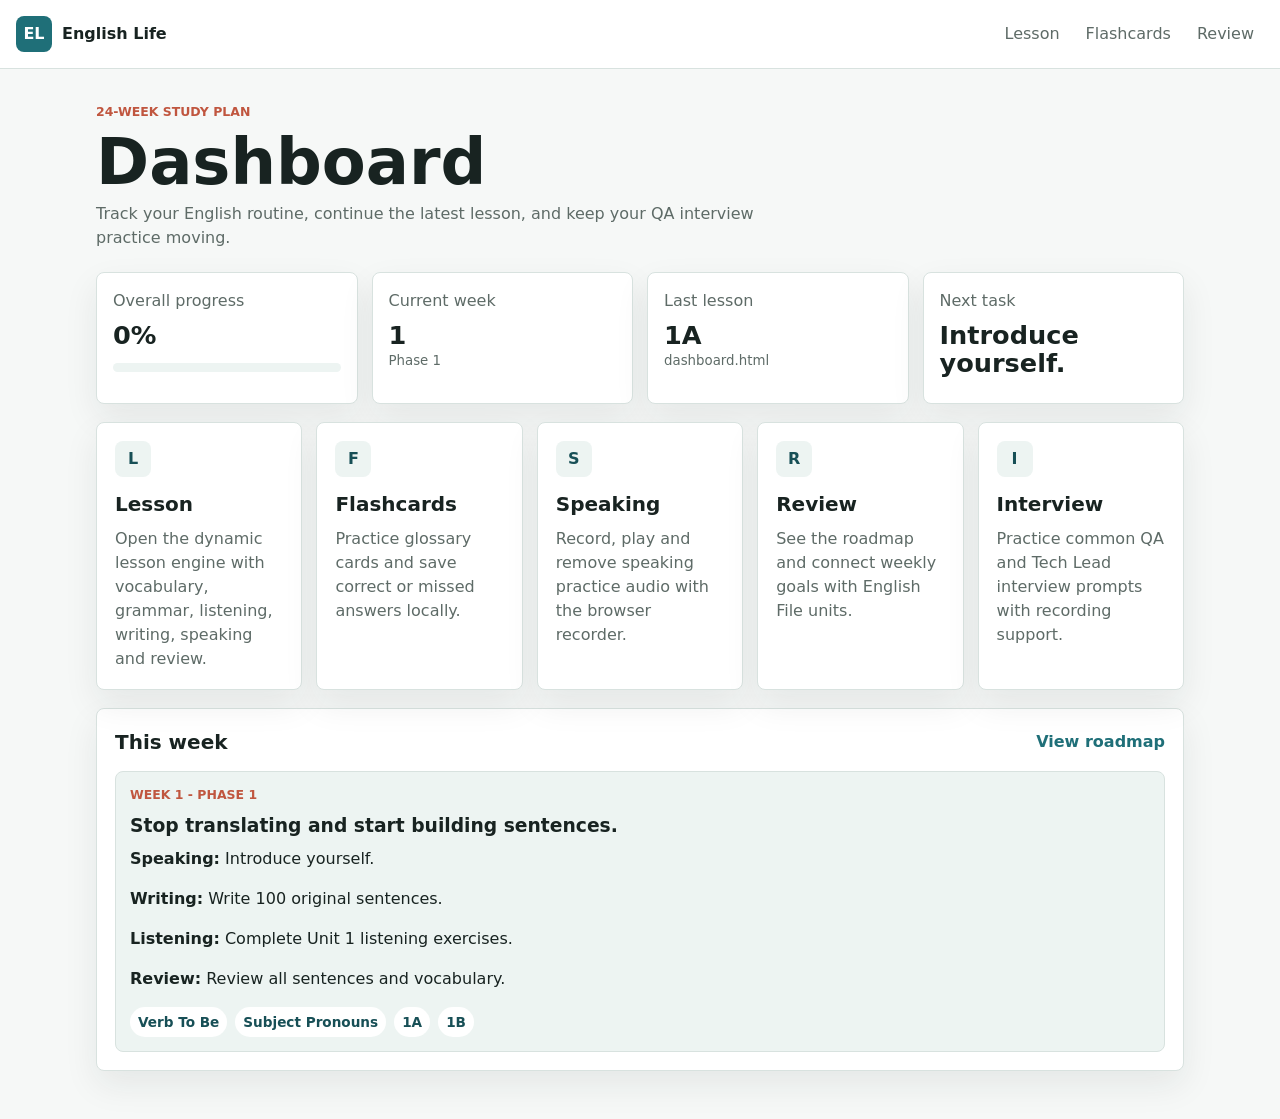
<file: index.html>
<!doctype html>
<html lang="pt-BR">
  <head>
    <meta charset="utf-8">
    <meta name="viewport" content="width=device-width, initial-scale=1">
    <meta http-equiv="refresh" content="0; url=dashboard.html">
    <title>English Life</title>
    <link rel="canonical" href="dashboard.html">
  </head>
  <body>
    <main>
      <p>Redirecting to <a href="dashboard.html">dashboard</a>...</p>
    </main>
  </body>
</html>
</file>
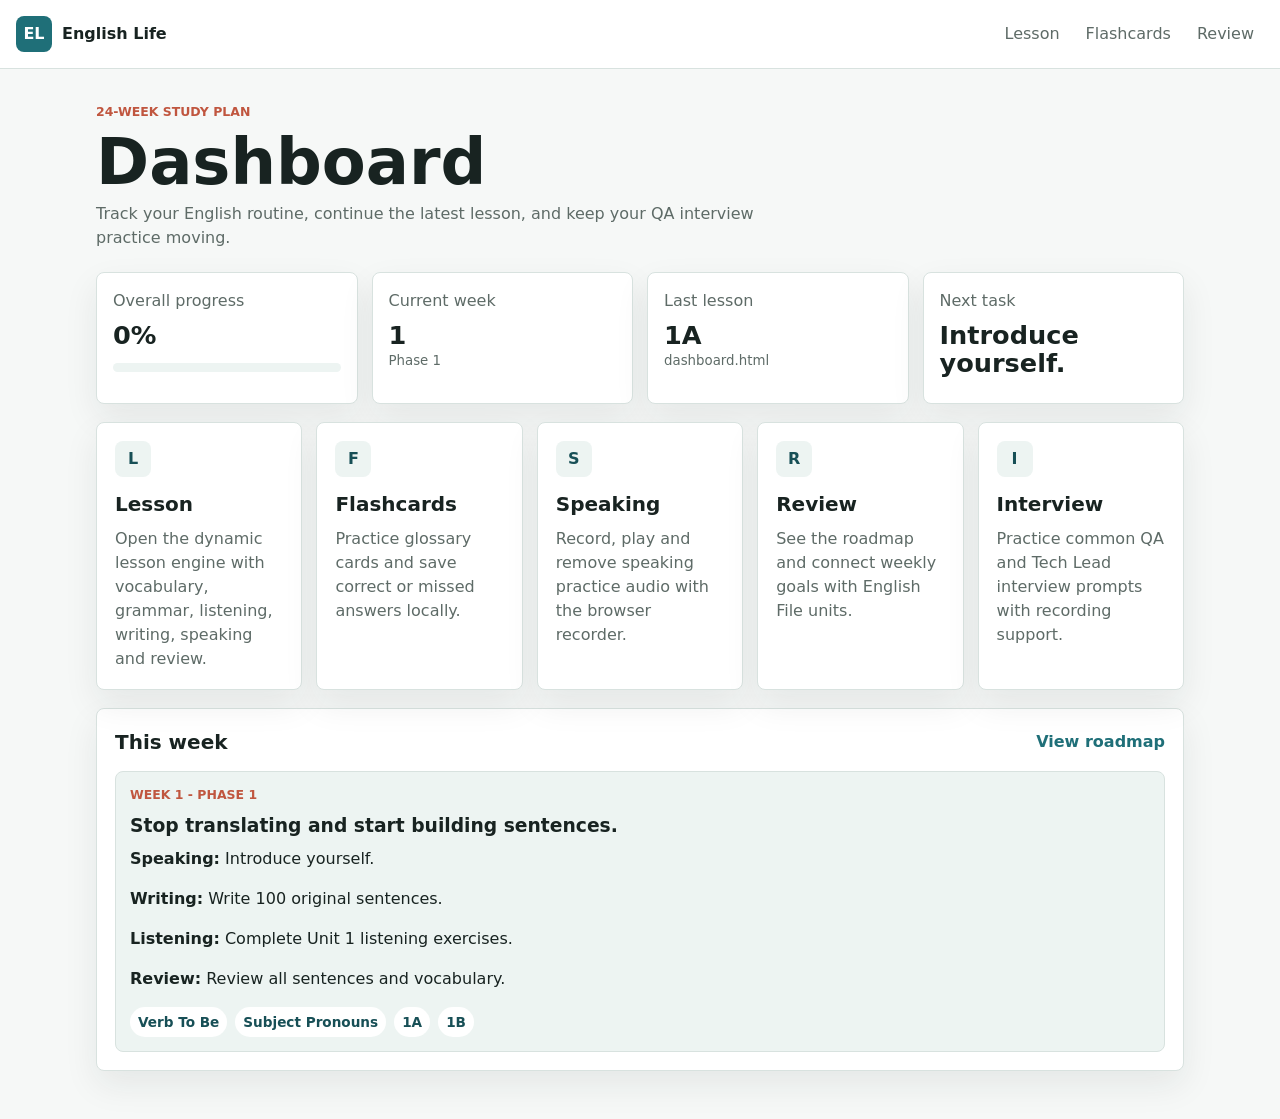
<file: dashboard.html>
<!doctype html>
<html lang="pt-BR">
  <head>
    <meta charset="utf-8">
    <meta name="viewport" content="width=device-width, initial-scale=1">
    <meta name="theme-color" content="#1f6f78">
    <title>Dashboard | English Life</title>
    <link rel="manifest" href="manifest.json">
    <link rel="stylesheet" href="css/styles.css">
  </head>
  <body data-page="dashboard">
    <header class="app-header">
      <a class="brand" href="dashboard.html" aria-label="English Life home">
        <span class="brand-mark">EL</span>
        <span>English Life</span>
      </a>
      <nav class="top-nav" aria-label="Main navigation">
        <a href="lesson.html?id=1A">Lesson</a>
        <a href="flashcards.html">Flashcards</a>
        <a href="review.html">Review</a>
      </nav>
    </header>

    <main class="shell">
      <section class="page-title">
        <p class="eyebrow">24-week study plan</p>
        <h1>Dashboard</h1>
        <p>Track your English routine, continue the latest lesson, and keep your QA interview practice moving.</p>
      </section>

      <section class="stats-grid" aria-label="Progress overview">
        <article class="stat-card">
          <span>Overall progress</span>
          <strong id="overall-progress">0%</strong>
          <div class="meter" aria-hidden="true"><span id="overall-progress-bar"></span></div>
        </article>
        <article class="stat-card">
          <span>Current week</span>
          <strong id="current-week">1</strong>
          <small id="current-week-phase">Phase 1</small>
        </article>
        <article class="stat-card">
          <span>Last lesson</span>
          <strong id="last-lesson">1A</strong>
          <small id="last-page">dashboard.html</small>
        </article>
        <article class="stat-card">
          <span>Next task</span>
          <strong id="next-task">Loading...</strong>
        </article>
      </section>

      <section class="action-grid" aria-label="Study modules">
        <a class="module-card" href="lesson.html?id=1A">
          <span class="module-icon">L</span>
          <h2>Lesson</h2>
          <p>Open the dynamic lesson engine with vocabulary, grammar, listening, writing, speaking and review.</p>
        </a>
        <a class="module-card" href="flashcards.html">
          <span class="module-icon">F</span>
          <h2>Flashcards</h2>
          <p>Practice glossary cards and save correct or missed answers locally.</p>
        </a>
        <a class="module-card" href="speaking.html">
          <span class="module-icon">S</span>
          <h2>Speaking</h2>
          <p>Record, play and remove speaking practice audio with the browser recorder.</p>
        </a>
        <a class="module-card" href="review.html">
          <span class="module-icon">R</span>
          <h2>Review</h2>
          <p>See the roadmap and connect weekly goals with English File units.</p>
        </a>
        <a class="module-card" href="interview.html">
          <span class="module-icon">I</span>
          <h2>Interview</h2>
          <p>Practice common QA and Tech Lead interview prompts with recording support.</p>
        </a>
      </section>

      <section class="panel">
        <div class="section-heading">
          <h2>This week</h2>
          <a href="review.html">View roadmap</a>
        </div>
        <div id="week-summary" class="roadmap-list"></div>
      </section>
    </main>

    <script src="js/config.js"></script>
    <script src="js/storage-service.js"></script>
    <script src="js/progress-service.js"></script>
    <script src="js/roadmap-engine.js"></script>
    <script src="js/app.js"></script>
  </body>
</html>
</file>
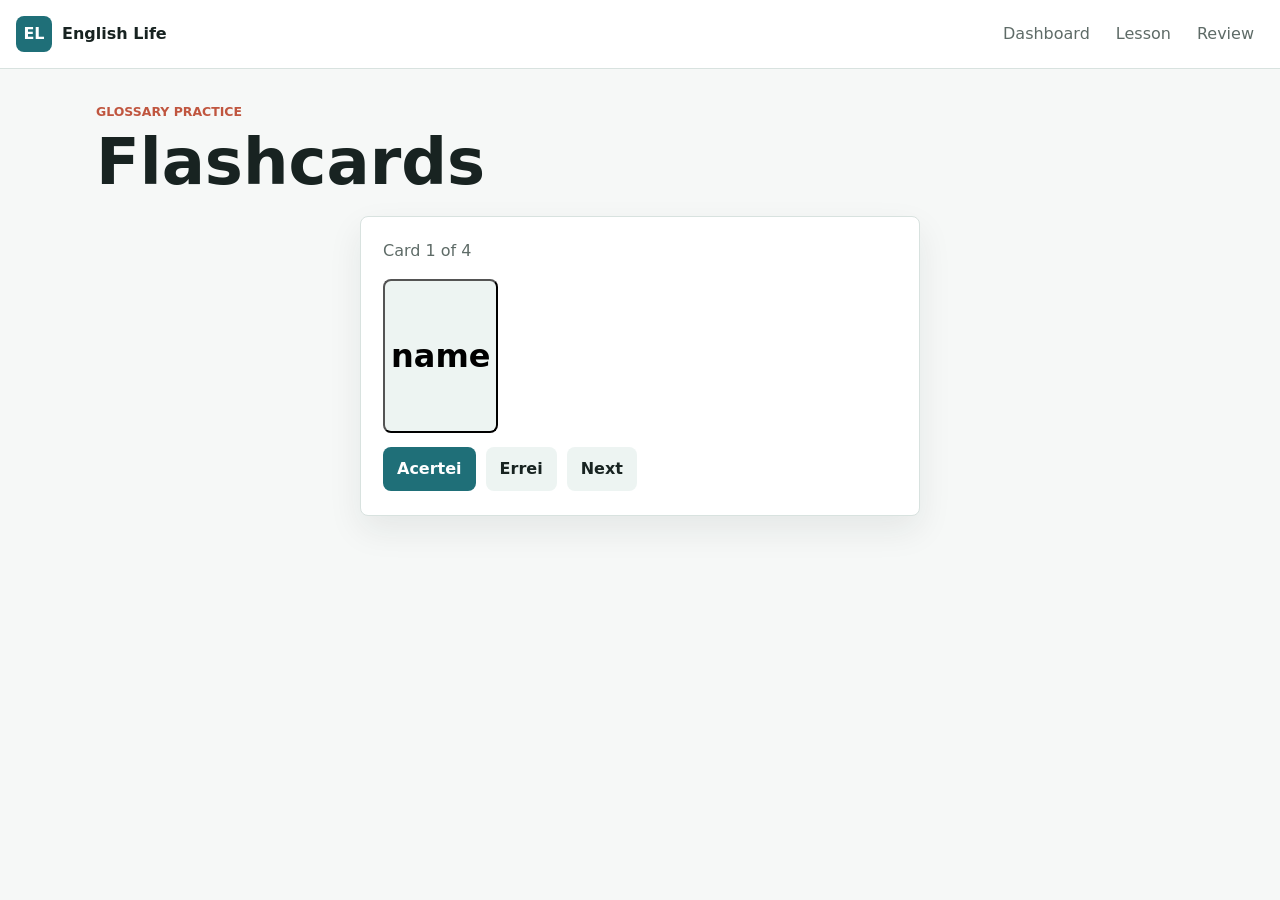
<file: flashcards.html>
<!doctype html>
<html lang="pt-BR">
  <head>
    <meta charset="utf-8">
    <meta name="viewport" content="width=device-width, initial-scale=1">
    <meta name="theme-color" content="#1f6f78">
    <title>Flashcards | English Life</title>
    <link rel="manifest" href="manifest.json">
    <link rel="stylesheet" href="css/styles.css">
  </head>
  <body data-page="flashcards">
    <header class="app-header">
      <a class="brand" href="dashboard.html"><span class="brand-mark">EL</span><span>English Life</span></a>
      <nav class="top-nav" aria-label="Main navigation">
        <a href="dashboard.html">Dashboard</a>
        <a href="lesson.html?id=1A">Lesson</a>
        <a href="review.html">Review</a>
      </nav>
    </header>

    <main class="shell">
      <section class="page-title">
        <p class="eyebrow">Glossary practice</p>
        <h1>Flashcards</h1>
      </section>
      <section id="flashcard-root" class="flashcard-stage" aria-live="polite"></section>
    </main>

    <script src="js/config.js"></script>
    <script src="js/storage-service.js"></script>
    <script src="js/progress-service.js"></script>
    <script src="js/flashcard-engine.js"></script>
    <script src="js/app.js"></script>
  </body>
</html>
</file>
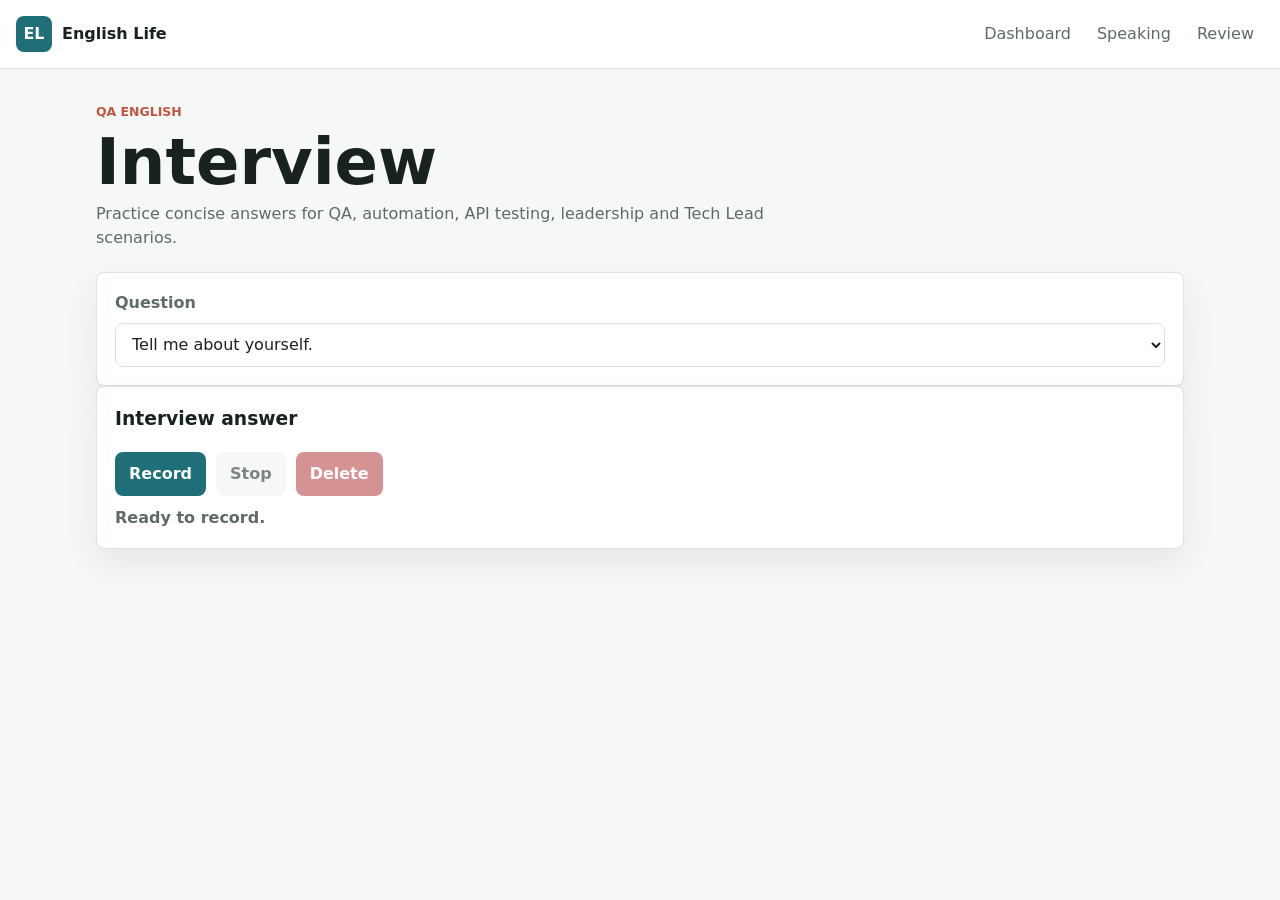
<file: interview.html>
<!doctype html>
<html lang="pt-BR">
  <head>
    <meta charset="utf-8">
    <meta name="viewport" content="width=device-width, initial-scale=1">
    <meta name="theme-color" content="#1f6f78">
    <title>Interview | English Life</title>
    <link rel="manifest" href="manifest.json">
    <link rel="stylesheet" href="css/styles.css">
  </head>
  <body data-page="interview">
    <header class="app-header">
      <a class="brand" href="dashboard.html"><span class="brand-mark">EL</span><span>English Life</span></a>
      <nav class="top-nav" aria-label="Main navigation">
        <a href="dashboard.html">Dashboard</a>
        <a href="speaking.html">Speaking</a>
        <a href="review.html">Review</a>
      </nav>
    </header>

    <main class="shell">
      <section class="page-title">
        <p class="eyebrow">QA English</p>
        <h1>Interview</h1>
        <p>Practice concise answers for QA, automation, API testing, leadership and Tech Lead scenarios.</p>
      </section>

      <section class="panel">
        <label class="field-label" for="interview-question">Question</label>
        <select id="interview-question" class="input"></select>
      </section>

      <section class="panel">
        <div data-recorder data-recorder-key="interview-answer" data-recorder-label="Interview answer"></div>
      </section>
    </main>

    <script src="js/config.js"></script>
    <script src="js/storage-service.js"></script>
    <script src="js/progress-service.js"></script>
    <script src="js/speaking-recorder.js"></script>
    <script src="js/app.js"></script>
  </body>
</html>
</file>
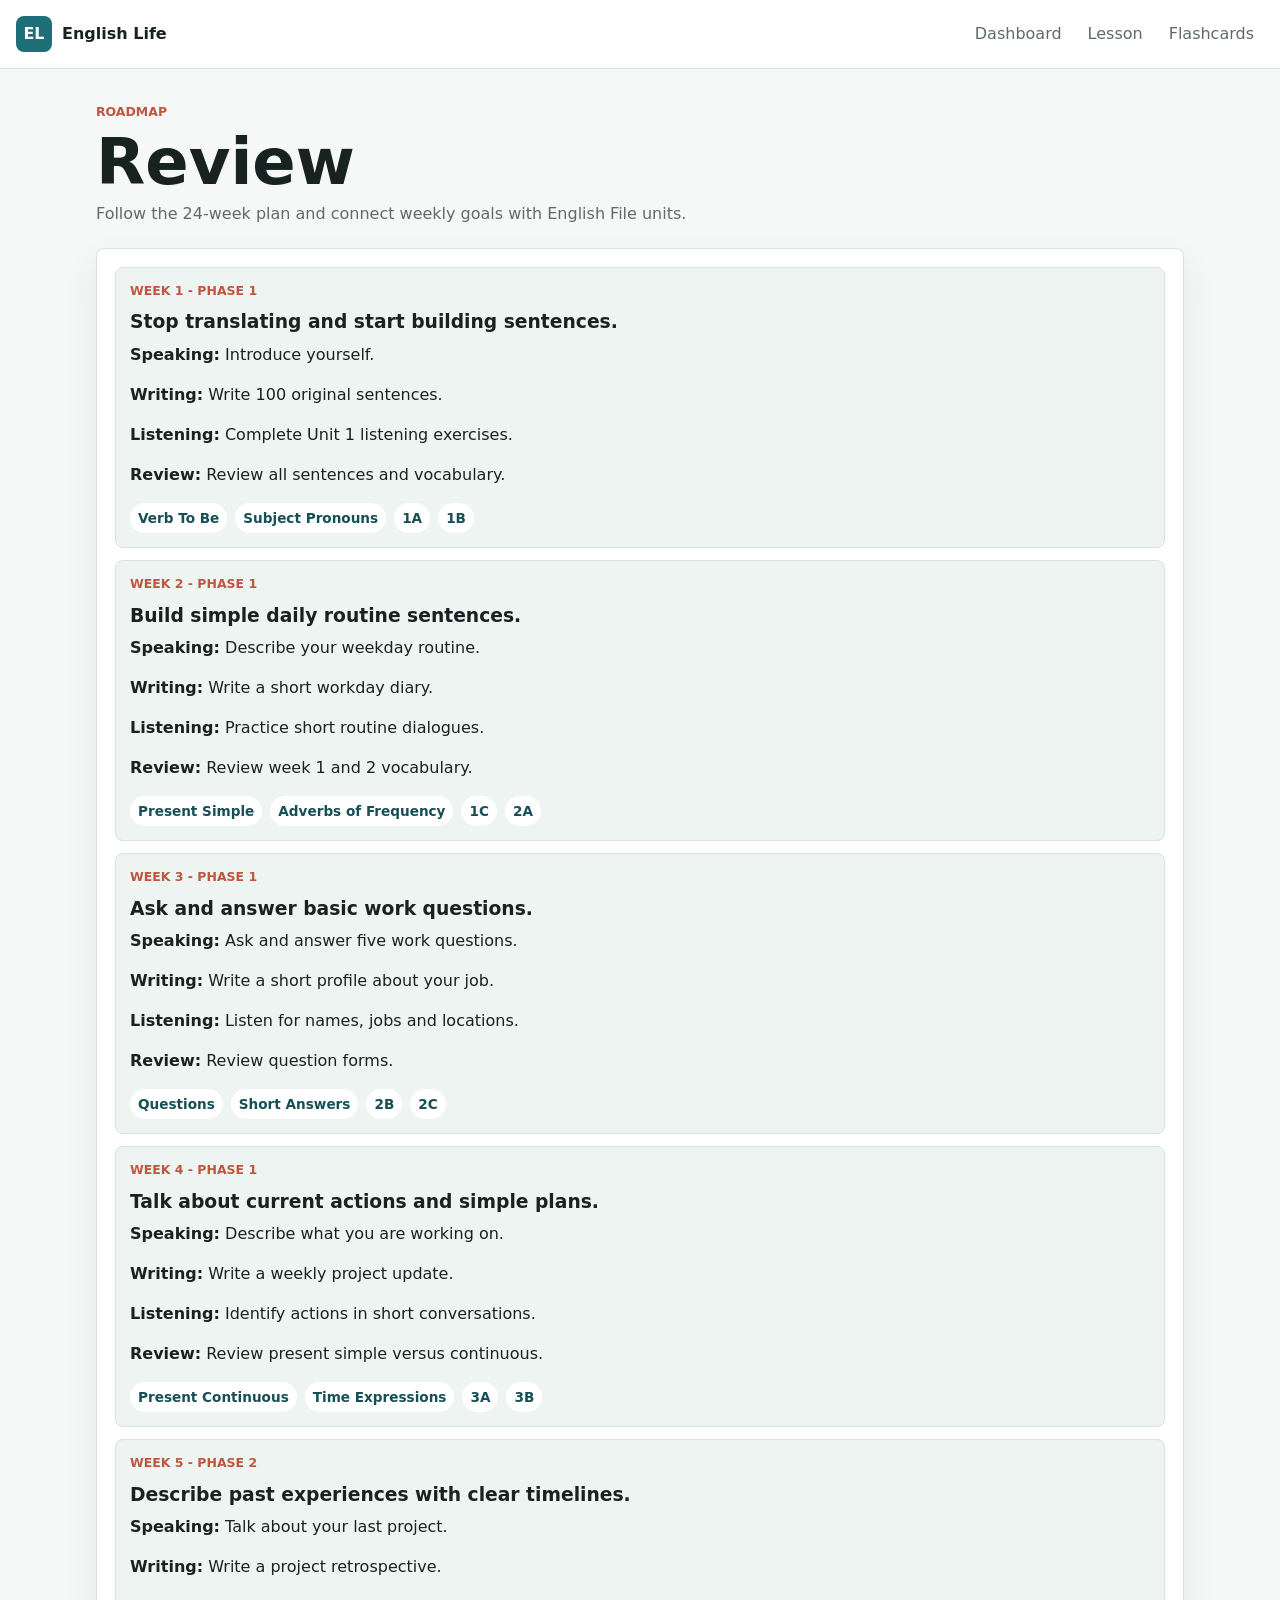
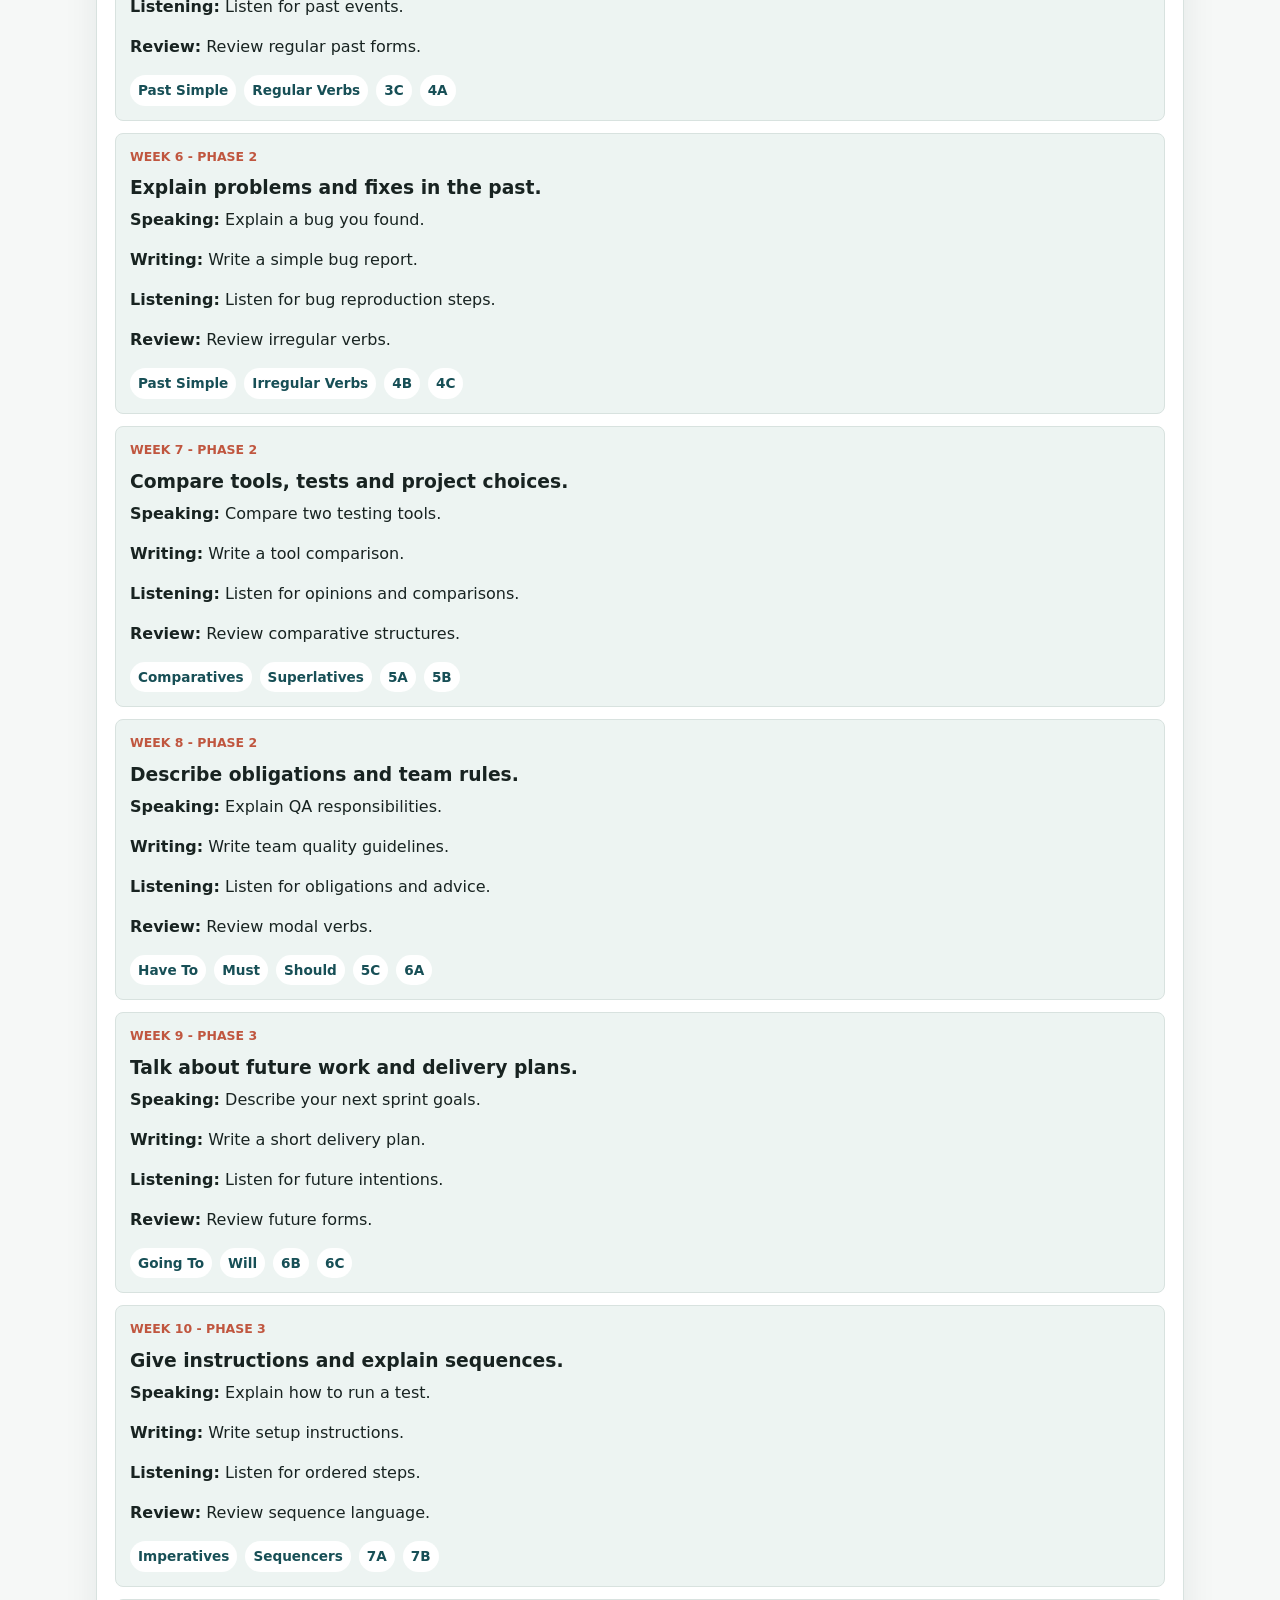
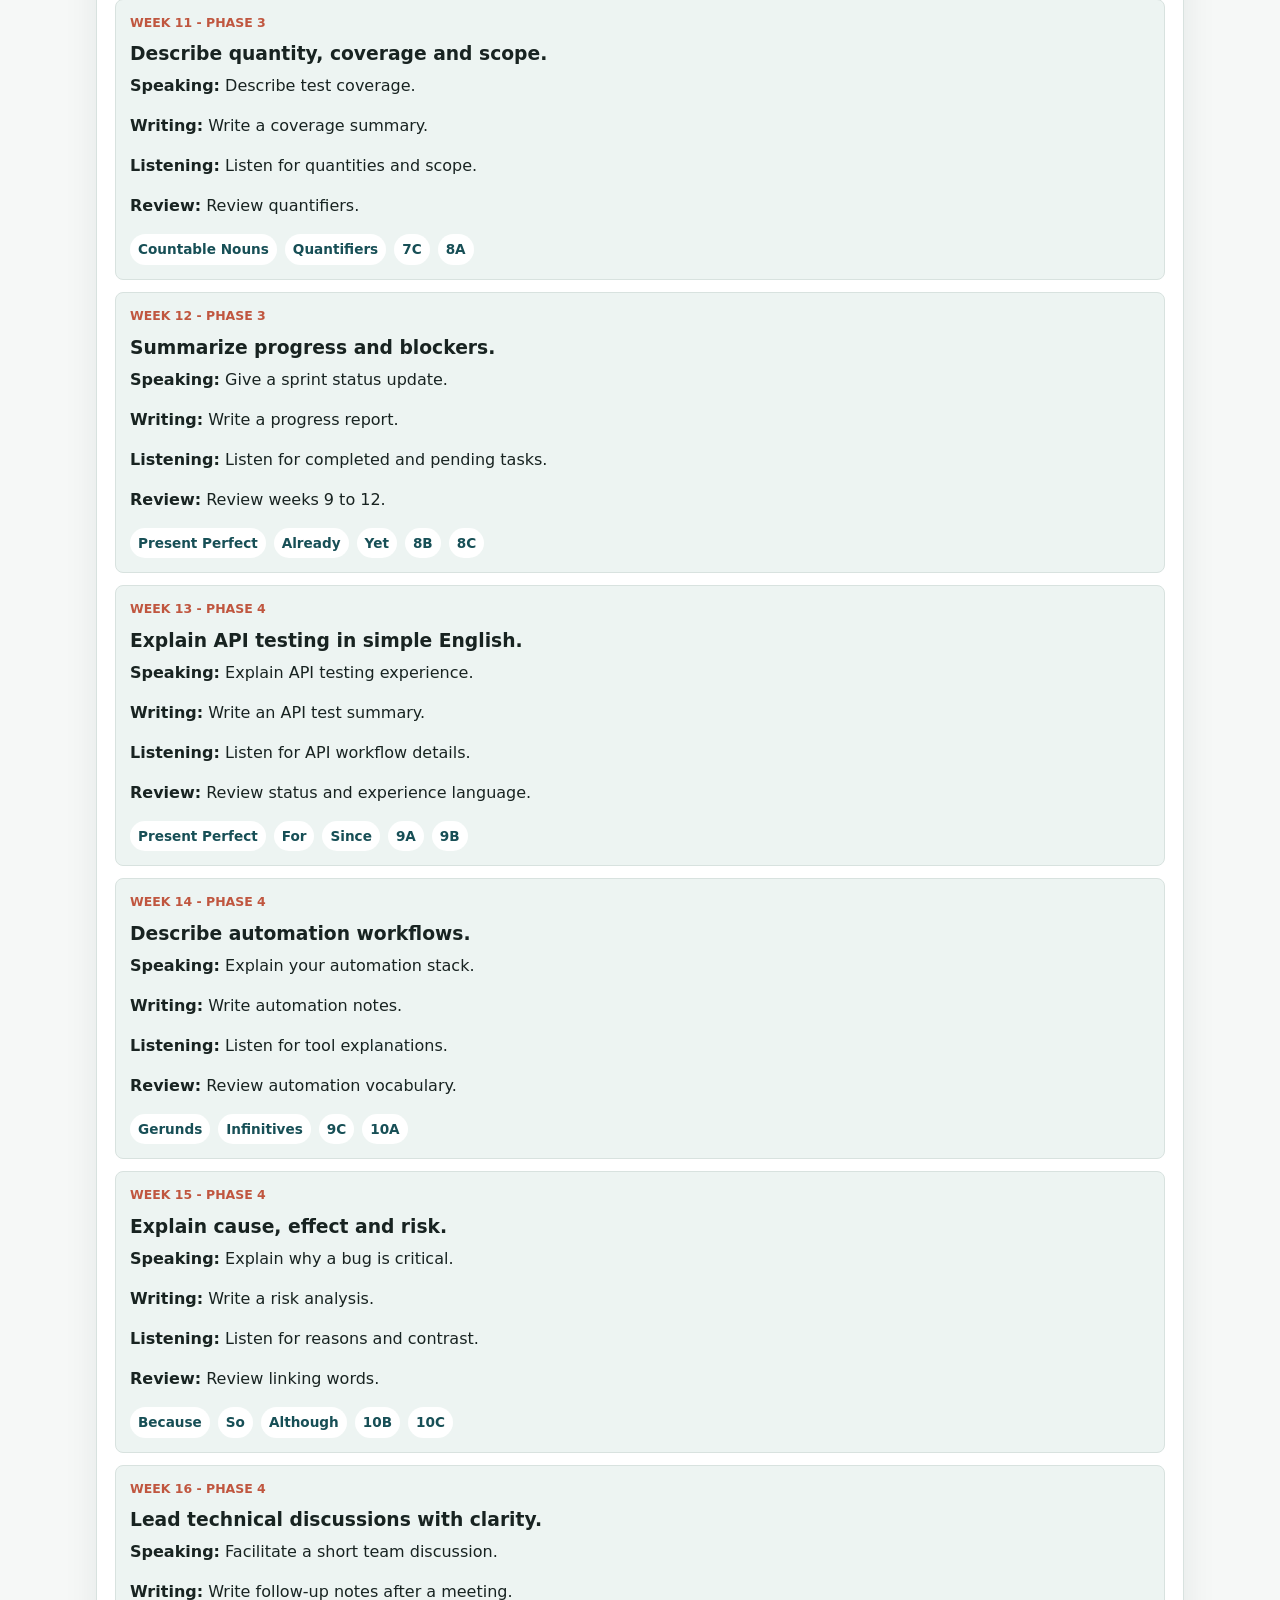
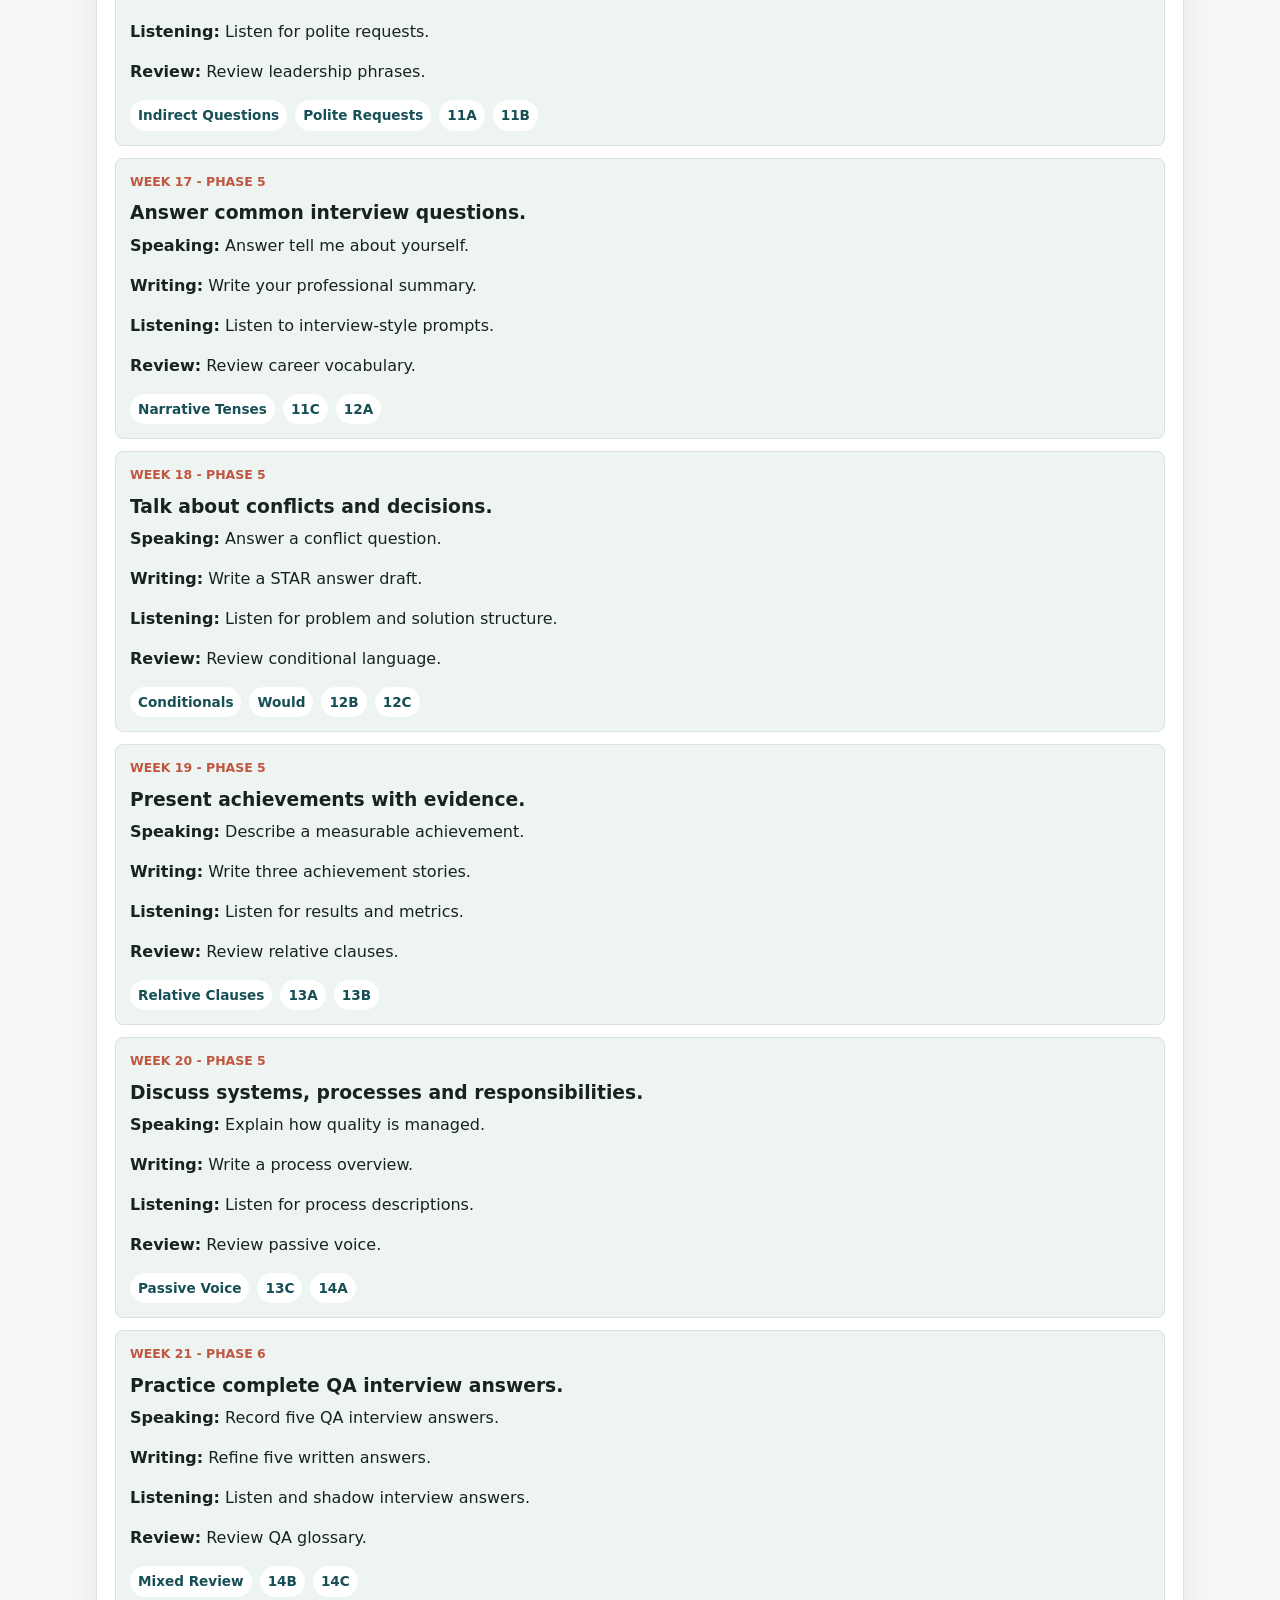
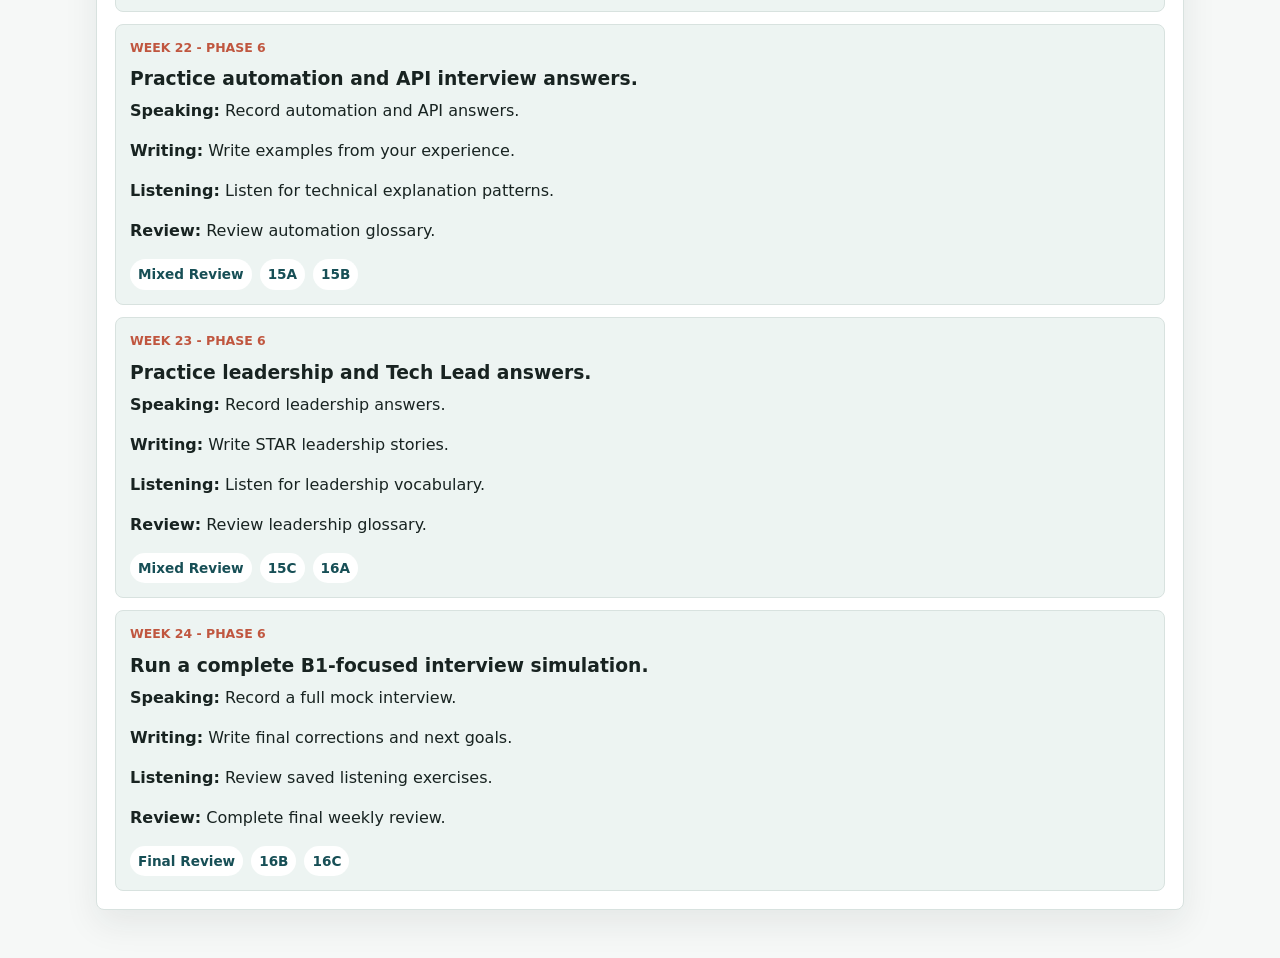
<file: review.html>
<!doctype html>
<html lang="pt-BR">
  <head>
    <meta charset="utf-8">
    <meta name="viewport" content="width=device-width, initial-scale=1">
    <meta name="theme-color" content="#1f6f78">
    <title>Review | English Life</title>
    <link rel="manifest" href="manifest.json">
    <link rel="stylesheet" href="css/styles.css">
  </head>
  <body data-page="review">
    <header class="app-header">
      <a class="brand" href="dashboard.html"><span class="brand-mark">EL</span><span>English Life</span></a>
      <nav class="top-nav" aria-label="Main navigation">
        <a href="dashboard.html">Dashboard</a>
        <a href="lesson.html?id=1A">Lesson</a>
        <a href="flashcards.html">Flashcards</a>
      </nav>
    </header>

    <main class="shell">
      <section class="page-title">
        <p class="eyebrow">Roadmap</p>
        <h1>Review</h1>
        <p>Follow the 24-week plan and connect weekly goals with English File units.</p>
      </section>
      <section class="panel">
        <div id="roadmap-root" class="roadmap-list" aria-live="polite"></div>
      </section>
    </main>

    <script src="js/config.js"></script>
    <script src="js/storage-service.js"></script>
    <script src="js/progress-service.js"></script>
    <script src="js/roadmap-engine.js"></script>
    <script src="js/app.js"></script>
  </body>
</html>
</file>
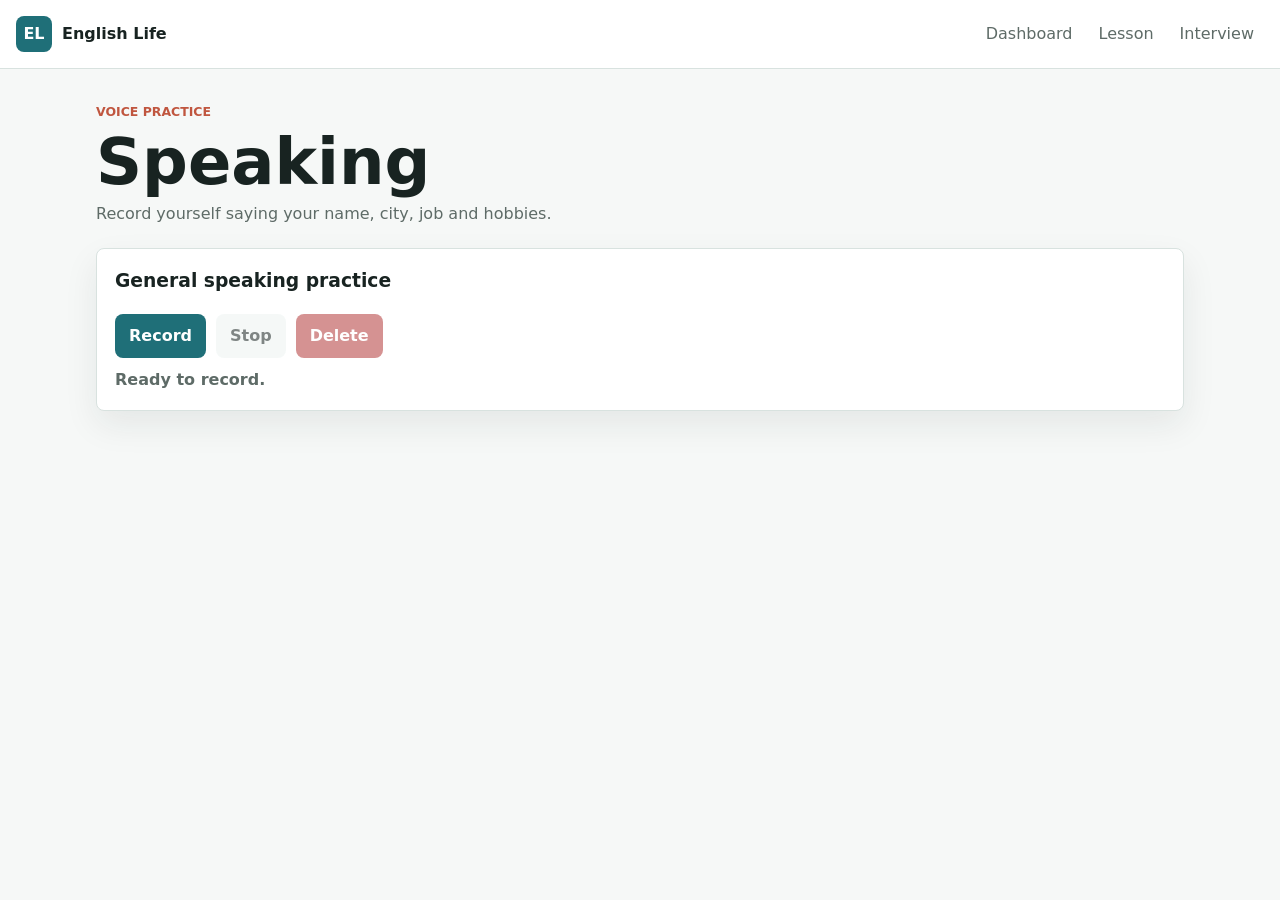
<file: speaking.html>
<!doctype html>
<html lang="pt-BR">
  <head>
    <meta charset="utf-8">
    <meta name="viewport" content="width=device-width, initial-scale=1">
    <meta name="theme-color" content="#1f6f78">
    <title>Speaking | English Life</title>
    <link rel="manifest" href="manifest.json">
    <link rel="stylesheet" href="css/styles.css">
  </head>
  <body data-page="speaking">
    <header class="app-header">
      <a class="brand" href="dashboard.html"><span class="brand-mark">EL</span><span>English Life</span></a>
      <nav class="top-nav" aria-label="Main navigation">
        <a href="dashboard.html">Dashboard</a>
        <a href="lesson.html?id=1A">Lesson</a>
        <a href="interview.html">Interview</a>
      </nav>
    </header>

    <main class="shell">
      <section class="page-title">
        <p class="eyebrow">Voice practice</p>
        <h1>Speaking</h1>
        <p id="speaking-prompt">Record yourself saying your name, city, job and hobbies.</p>
      </section>
      <section class="panel">
        <div data-recorder data-recorder-key="speaking-general" data-recorder-label="General speaking practice"></div>
      </section>
    </main>

    <script src="js/config.js"></script>
    <script src="js/storage-service.js"></script>
    <script src="js/progress-service.js"></script>
    <script src="js/speaking-recorder.js"></script>
    <script src="js/app.js"></script>
  </body>
</html>
</file>
<file: css/styles.css>
:root {
  --bg: #f6f8f7;
  --surface: #ffffff;
  --surface-soft: #edf4f2;
  --ink: #182321;
  --muted: #5e6b67;
  --line: #d8e2df;
  --primary: #1f6f78;
  --primary-dark: #174f56;
  --accent: #c0563f;
  --success: #2c7a4b;
  --danger: #b33a3a;
  --shadow: 0 14px 34px rgba(24, 35, 33, 0.08);
  color-scheme: light;
  font-family: Inter, ui-sans-serif, system-ui, -apple-system, BlinkMacSystemFont, "Segoe UI", sans-serif;
}

* {
  box-sizing: border-box;
}

body {
  margin: 0;
  background: var(--bg);
  color: var(--ink);
  font-size: 16px;
  line-height: 1.5;
}

a {
  color: inherit;
  text-decoration: none;
}

button,
input,
select,
textarea {
  font: inherit;
}

.app-header {
  position: sticky;
  top: 0;
  z-index: 5;
  display: flex;
  flex-wrap: wrap;
  gap: 12px;
  align-items: center;
  justify-content: space-between;
  padding: 14px 16px;
  border-bottom: 1px solid var(--line);
  background: rgba(255, 255, 255, 0.94);
  backdrop-filter: blur(14px);
}

.brand {
  display: inline-flex;
  gap: 10px;
  align-items: center;
  font-weight: 800;
}

.brand-mark,
.module-icon {
  display: inline-grid;
  place-items: center;
  width: 36px;
  height: 36px;
  border-radius: 8px;
  background: var(--primary);
  color: #fff;
  font-weight: 800;
}

.top-nav {
  display: flex;
  gap: 6px;
  overflow-x: auto;
  max-width: 100%;
}

.top-nav a {
  min-height: 36px;
  padding: 8px 10px;
  border-radius: 8px;
  color: var(--muted);
  white-space: nowrap;
}

.top-nav a:hover,
.top-nav a:focus-visible {
  background: var(--surface-soft);
  color: var(--ink);
}

.shell {
  width: min(1120px, 100%);
  margin: 0 auto;
  padding: 22px 16px 48px;
}

.page-title {
  margin-bottom: 22px;
}

.eyebrow {
  margin: 0 0 8px;
  color: var(--accent);
  font-size: 0.78rem;
  font-weight: 800;
  letter-spacing: 0;
  text-transform: uppercase;
}

h1,
h2,
h3,
p {
  margin-top: 0;
}

h1 {
  margin-bottom: 8px;
  font-size: clamp(2rem, 8vw, 4rem);
  line-height: 1;
}

h2 {
  margin-bottom: 8px;
  font-size: 1.25rem;
}

.page-title p:not(.eyebrow) {
  max-width: 680px;
  color: var(--muted);
}

.stats-grid,
.action-grid,
.lesson-grid {
  display: grid;
  gap: 14px;
}

.stats-grid {
  grid-template-columns: repeat(2, minmax(0, 1fr));
  margin-bottom: 18px;
}

.stat-card,
.module-card,
.panel,
.lesson-section,
.flashcard-card {
  border: 1px solid var(--line);
  border-radius: 8px;
  background: var(--surface);
  box-shadow: var(--shadow);
}

.stat-card {
  min-height: 132px;
  padding: 16px;
}

.stat-card span,
.stat-card small {
  display: block;
  color: var(--muted);
}

.stat-card strong {
  display: block;
  margin: 8px 0 2px;
  font-size: 1.6rem;
  line-height: 1.1;
}

.meter {
  overflow: hidden;
  height: 9px;
  margin-top: 14px;
  border-radius: 999px;
  background: var(--surface-soft);
}

.meter span {
  display: block;
  width: 0;
  height: 100%;
  background: var(--primary);
}

.action-grid {
  margin-bottom: 18px;
}

.module-card {
  display: block;
  padding: 18px;
}

.module-card:hover,
.module-card:focus-visible {
  border-color: var(--primary);
  transform: translateY(-1px);
}

.module-card p {
  margin: 0;
  color: var(--muted);
}

.module-icon {
  margin-bottom: 12px;
  background: var(--surface-soft);
  color: var(--primary-dark);
}

.panel,
.lesson-section {
  padding: 18px;
}

.section-heading {
  display: flex;
  gap: 12px;
  align-items: center;
  justify-content: space-between;
  margin-bottom: 14px;
}

.section-heading h2 {
  margin: 0;
}

.section-heading a {
  color: var(--primary);
  font-weight: 700;
}

.roadmap-list {
  display: grid;
  gap: 12px;
}

.roadmap-item {
  padding: 14px;
  border: 1px solid var(--line);
  border-radius: 8px;
  background: var(--surface-soft);
}

.roadmap-item h3 {
  margin-bottom: 6px;
}

.tag-list {
  display: flex;
  flex-wrap: wrap;
  gap: 8px;
  margin-top: 10px;
}

.tag {
  padding: 5px 8px;
  border-radius: 999px;
  background: #fff;
  color: var(--primary-dark);
  font-size: 0.85rem;
  font-weight: 700;
}

.lesson-hero {
  margin-bottom: 16px;
  padding: 20px;
  border-radius: 8px;
  background: var(--primary-dark);
  color: #fff;
}

.lesson-hero p {
  margin-bottom: 0;
  color: rgba(255, 255, 255, 0.78);
}

.lesson-grid {
  grid-template-columns: 1fr;
}

.list {
  display: grid;
  gap: 10px;
  padding: 0;
  list-style: none;
}

.list li {
  padding: 12px;
  border-radius: 8px;
  background: var(--surface-soft);
}

.audio-player {
  width: 100%;
  margin: 8px 0 14px;
}

.field-label {
  display: block;
  margin-bottom: 8px;
  color: var(--muted);
  font-weight: 700;
}

.input,
.textarea {
  width: 100%;
  border: 1px solid var(--line);
  border-radius: 8px;
  background: #fff;
  color: var(--ink);
}

.input {
  min-height: 44px;
  padding: 10px 12px;
}

.textarea {
  min-height: 180px;
  padding: 12px;
  resize: vertical;
}

.answer-row {
  display: grid;
  gap: 8px;
  margin-top: 10px;
}

.feedback {
  min-height: 24px;
  color: var(--muted);
  font-weight: 700;
}

.feedback.correct {
  color: var(--success);
}

.feedback.incorrect {
  color: var(--danger);
}

.button-row {
  display: flex;
  flex-wrap: wrap;
  gap: 10px;
  margin-top: 14px;
}

.button {
  min-height: 44px;
  padding: 10px 14px;
  border: 0;
  border-radius: 8px;
  background: var(--primary);
  color: #fff;
  font-weight: 800;
  cursor: pointer;
}

.button.secondary {
  background: var(--surface-soft);
  color: var(--ink);
}

.button.danger {
  background: var(--danger);
}

.button:disabled {
  cursor: not-allowed;
  opacity: 0.55;
}

.flashcard-stage {
  max-width: 560px;
  margin: 0 auto;
}

.flashcard-card {
  min-height: 300px;
  padding: 22px;
}

.flashcard-word {
  display: grid;
  min-height: 154px;
  place-items: center;
  border-radius: 8px;
  background: var(--surface-soft);
  text-align: center;
}

.flashcard-word strong {
  font-size: 2rem;
}

.progress-note,
.empty-state {
  color: var(--muted);
}

.recorder-status {
  margin: 10px 0 0;
  color: var(--muted);
  font-weight: 700;
}

.recorder-audio {
  width: 100%;
  margin-top: 14px;
}

@media (min-width: 720px) {
  .shell {
    padding-top: 34px;
  }

  .stats-grid {
    grid-template-columns: repeat(4, minmax(0, 1fr));
  }

  .action-grid {
    grid-template-columns: repeat(5, minmax(0, 1fr));
  }

  .lesson-grid {
    grid-template-columns: repeat(2, minmax(0, 1fr));
  }

  .lesson-section.full {
    grid-column: 1 / -1;
  }
}
</file>
